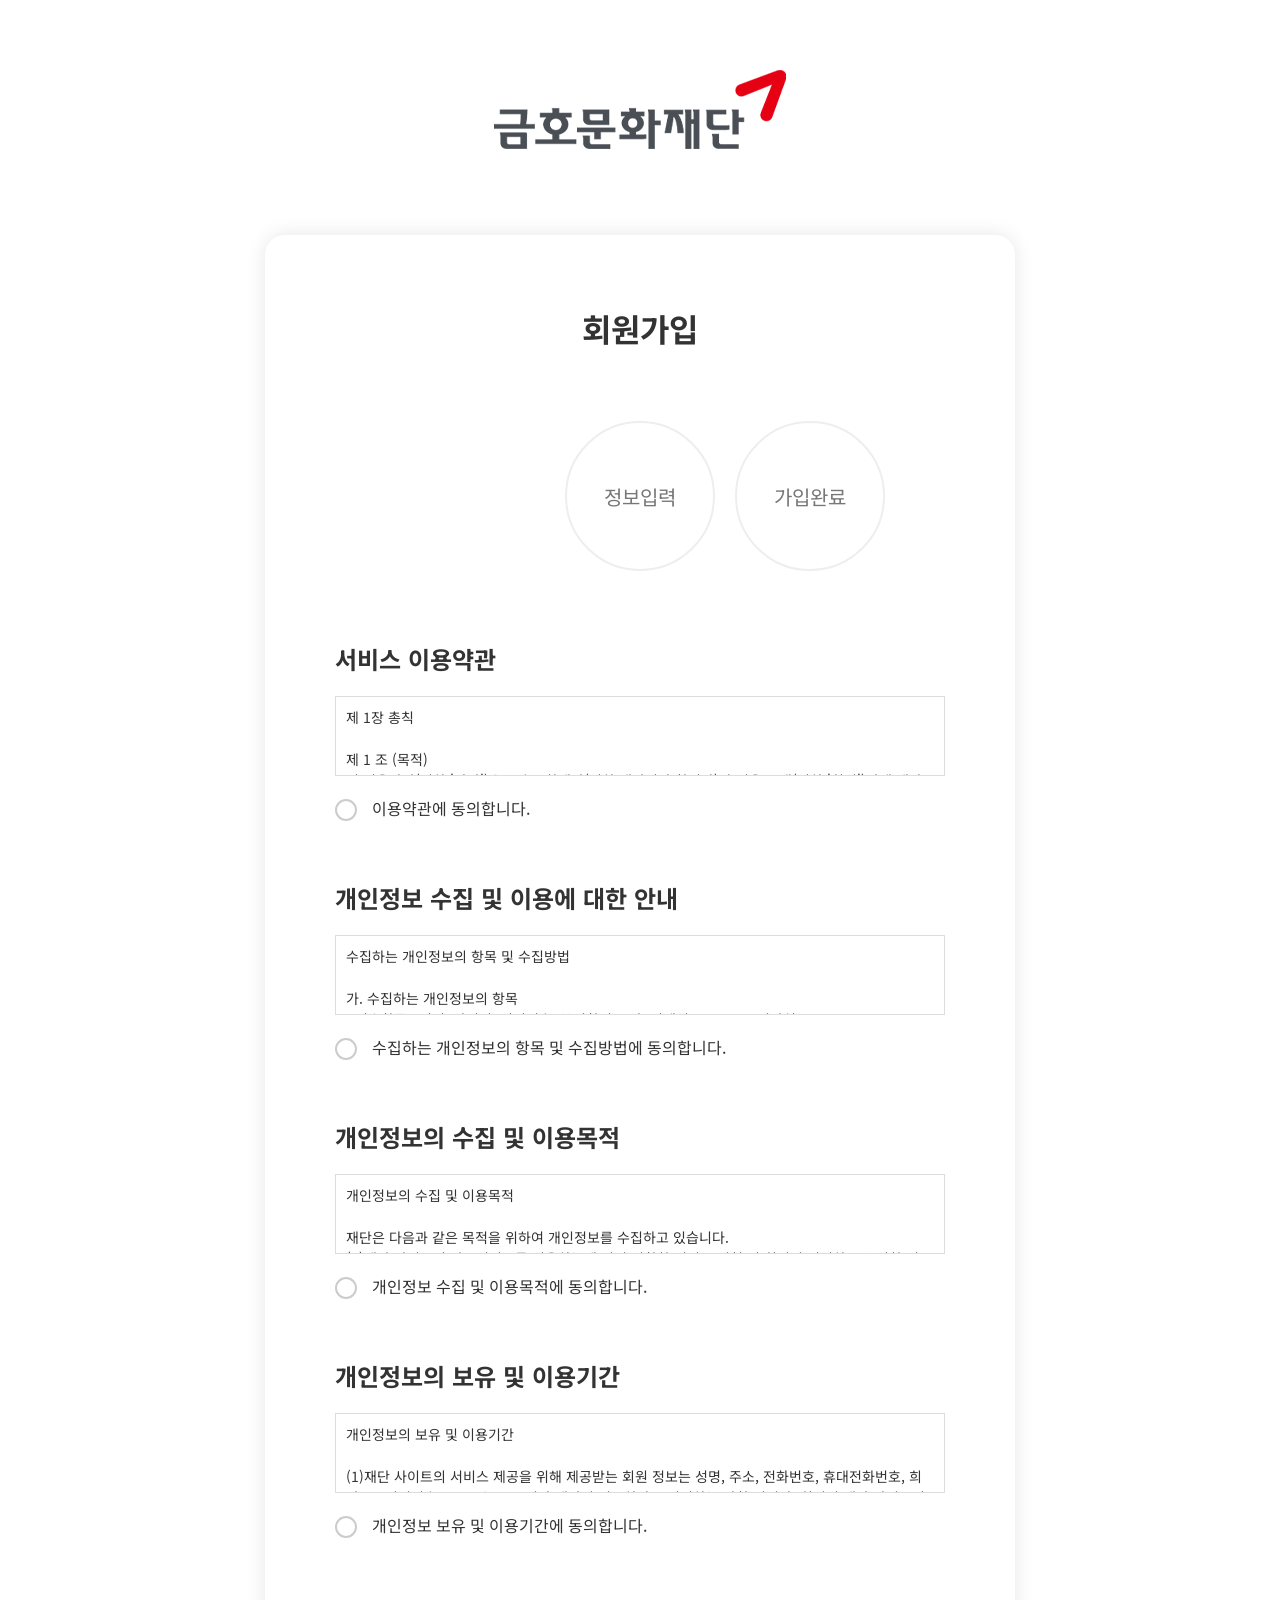
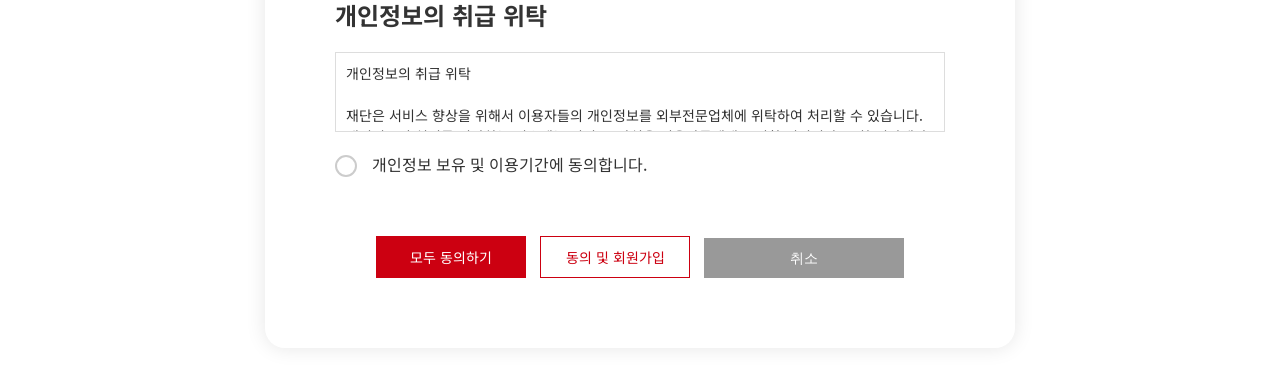
<file: member/member_check.html>
<?
	session_start();
    @extract($_POST);
    @extract($_GET);
    @extract($_SESSION);
?>
<!DOCTYPE html>
<html lang="ko">
<head>
    <meta charset="UTF-8">
    <title>회원가입-이용약관</title>
 
  
    <link rel="stylesheet" href="../common/css/common.css">
    <link rel="stylesheet" href="./css/member_common.css">
    <link rel="stylesheet" href="./css/member_check.css">
    
    <script src="./js/jquery-1.12.4.min.js"></script>
    <script src="./js/jquery-migrate-1.4.1.min.js"></script>
    <script src="./js/member_check.js"></script>
</head>
<body>
    <header>
        <h1><a class="logo" href="../index.html">금호문화재단 로고</a> </h1>
    </header>

<article id="content">
    <h2>회원가입</h2>
        <ul class="joinStep">
            <li class="active">약관동의</li>
            <li>정보입력</li>
            <li>가입완료</li>
        </ul>
    <div class="check_wrap">
        <form name="fmember" class="join">
<!--          s.서비스 이용약관             -->
            <h3>서비스 이용약관</h3>
            <div class="policy">
                제 1장 총칙<br><br>

                제 1 조 (목적)<br>

                이 이용약관(이하 '약관')은 금호문화재단(이하 재단이라 합니다)과 이용 고객(이하 '회원')간에 재단이 제공하는 금호문화재단 웹사이트 (이하 서비스)의 가입조건 및 이용에 관한 제반 사항과 기타 필요한 사항을 구체적으로 규정함을 목적으로 합니다. <br>

                제 2 조 (이용약관의 효력 및 변경)<br>

                1. 이 약관은 재단 웹사이트(kumhoarts.com 이하 '웹사이트')에서 온라인으로 공시함으로써 효력을 발생하며, 합리적인 사유가 발생할 경우 관련법령에 위배되지 않는 범위 안에서 개정될 수 있습니다. 개정된 약관은 온라인에서 공지함으로써 효력을 발휘하며, 이용자의 권리 또는 의무 등 중요한 규정의 개정은 사전에 공지합니다.<br>
                2. 재단은 합리적인 사유가 발생될 경우에는 이 약관을 변경할 수 있으며, 약관을 변경할 경우에는 지체 없이 이를 사전에 공시합니다.<br>
                3. 이 약관에 동의하는 것은 정기적으로 웹을 방문하여 약관의 변경사항을 확인하는 것에 동의함을 의미합니다. 변경된 약관에 대한 정보를 알지 못해 발생하는 이용자의 피해는 재단에서 책임지지 않습니다.<br>
                4. 회원은 변경된 약관에 동의하지 않을 경우 회원 탈퇴(해지)를 요청할 수 있으며, 변경된 약관의 효력 발생일로부터 7일 이후에도 거부의사를 표시하지 아니하고 서비스를 계속 사용할 경우 약관의 변경 사항에 동의한 것으로 간주됩니다.<br>

                제 3 조 (약관외 준칙)<br>

                1. 이 약관은 재단이 제공하는 개별서비스에 관한 이용안내(이하 서비스별 안내라 합니다)와 함께 적용합니다.<br>
                2. 이 약관에 명시되지 아니한 사항에 대해서는 관계법령 및 서비스별 안내의 취지에 따라 적용할 수 있습니다.<br>

                제 4 조 (용어의 정의)<br>

                1. 이 약관에서 사용하는 용어의 정의는 다음과 같습니다. <br>
                (1) '이용고객'이라 함은 회원제서비스를 이용하는 이용자를 말합니다.<br>
                (2) '이용계약'이라 함은 서비스 이용과 관련하여 재단와 이용고객 간에 체결 하는 계약을 말합니다.<br>
                (3) '이용자번호(ID)'라 함은 이용고객의 식별과 이용고객의 서비스 이용을 위하여 이용고객이 선정하고 재단이 부여하는 문자와 숫자의 조합을 말합니다.<br>
                (4) '비밀번호'라 함은 이용고객이 부여 받은 이용자번호와 일치된 이용고객 임을 확인하고 이용고객의 권익보호를 위하여 이용고객이 선정한 문자와 숫자의 조합을 말합니다.<br>
                (5) '단말기'라 함은 재단이 제공하는 서비스를 이용하기 위해 이용고객이 설치한 개인용 컴퓨터 및 모뎀 등을 말합니다.<br>
                (6) '해지'라 함은 재단 또는 회원이 이용계약을 해약하는 것을 말합니다.<br>

                2. 이 약관에서 사용하는 용어의 정의는 제1항에서 정하는 것을 제외하고는 관계법령 및 서비스별 안내에서 정하는 바에 의합니다.<br><br>

                제 2 장 이용계약 체결<br><br>

                제 5 조 (이용 계약의 성립)<br>

                1. 이용계약은 이용고객의 본 이용약관 내용에 대한 동의와 이용신청에 대하여 재단의 이용승낙으로 성립합니다.<br>
                2. 본 이용약관에 대한 동의는 이용신청 당시 해당 웹사이트의 '동의함' 버튼을 누름으로써 의사표시를 합니다.<br>

                제 6 조 (서비스 이용 신청)<br>

                1. 회원으로 가입하여 본 서비스를 이용하고자 하는 이용고객은 재단에서 요청하는 제반정보(이름, 연락처 등)를 제공하여야 합니다.<br>
                2. 회원가입은 반드시 실명으로만 가입할 수 있으며 재단은 실명확인조치를 할 수 있습니다.<br>
                3. 타인의 명의(이름)를 도용하여 이용신청을 한 회원의 모든 ID는 삭제되며, 관계법령에 따라 처벌을 받을 수 있습니다.<br>
                4. 재단은 본 서비스를 이용하는 회원에 대하여 등급별로 구분하여 이용시간, 이용회수, 서비스 메뉴 등을 세분하여 이용에 차등을 둘 수 있습니다.<br>

                제 7 조 (개인정보의 보호 및 사용)<br>

                재단은 관계법령이 정하는 바에 따라 이용자 등록정보를 포함한 이용자의 개인정보를 보호하기 위해 노력합니다. 이용자 개인정보의 보호 및 사용에 대해서는 관련법령 및 재단의 개인정보 보호정책이 적용됩니다. 단, 재단의 공식사이트이외의 웹에서 링크된 사이트에서는 재단의 개인정보 보호정책이 적용되지 않습니다. 또한 재단은 이용자의 귀책사유로 인해 노출된 정보에 대해서 일체의 책임을 지지 않습니다. <br>

                제 8 조 (이용 신청의 승낙과 제한)<br>

                1. 재단은 제 6조의 규정에 의한 이용신청고객에 대하여 업무 수행상 또는 기술상 지장이 없는 경우에 원칙적으로 접수순서에 따라 서비스 이용을 승낙합니다.<br>
                2. 재단은 아래사항에 해당하는 경우에 대해서 승낙하지 아니 합니다. <br>
                (1) 실명이 아니거나 타인의 명의를 이용하여 신청한 경우<br>
                (2) 이용계약 신청서의 내용을 허위로 기재한 경우<br>
                (3) 사회의 안녕과 질서, 미풍양속을 저해할 목적으로 신청한 경우<br>
                (4) 부정한 용도로 본 서비스를 이용하고자 하는 경우<br>
                (5) 영리를 추구할 목적으로 본 서비스를 이용하고자 하는 경우<br>
                (6) 기타 규정한 제반사항을 위반하며 신청하는 경우<br>
                (7) 본 서비스와 경쟁관계에 있는 이용자가 신청하는 경우<br>
                (8) 기타 규정한 제반사항을 위반하며 신청하는 경우<br>

                3. 재단은 서비스 이용신청이 다음 각 호에 해당하는 경우에는 그 신청에 대하여 승낙 제한사유가 해소될 때까지 승낙을 유보할 수 있습니다. <br>
                (1) 재단이 설비의 여유가 없는 경우<br>
                (2) 재단의 기술상 지장이 있는 경우<br>
                (3) 기타 재단의 귀책사유로 이용승낙이 곤란한 경우<br>

                4. 재단은 이용신청고객이 관계법령에서 규정하는 미성년자일 경우에 서비스별 안내에서 정하는 바에 따라 승낙을 보류할 수 있습니다.<br>

                제 9 조 (이용자ID 부여 및 변경 등)<br>

                1. 재단은 이용고객에 대하여 약관에 정하는 바에 따라 이용자 ID를 부여합니다.<br>
                2. 이용자ID는 원칙적으로 변경이 불가하며 부득이한 사유로 인하여 변경 하고자 하는 경우에는 해당 ID를 해지하고 재가입해야 합니다.<br>
                3. 이용자ID는 다음 각 호에 해당하는 경우에는 이용고객 또는 재단의 요청으로 변경할 수 있습니다. <br>
                (1) 이용자ID가 이용자의 전화번호 등으로 등록되어 사생활침해가 우려되는 경우<br>
                (2) 타인에게 혐오감을 주거나 미풍양속에 어긋나는 경우<br>
                (3) 기타 합리적인 사유가 있는 경우<br>

                4. 서비스 이용자ID 및 비밀번호의 관리책임은 이용자에게 있습니다. 이를 소홀이 관리하여 발생하는 서비스 이용상의 손해 또는 제3자에 의한 부정이용 등에 대한 책임은 이용자에게 있으며 재단은 그에 대한 책임을 일절 지지 않습니다.<br>
                5. 기타 이용자 개인정보 관리 및 변경 등에 관한 사항은 서비스별 안내에 정하는 바에 의합니다.<br><br>

                제 3 장 계약 당사자의 의무<br><br>

                제 10 조 (재단의 의무)<br>

                1. 재단은 이용고객이 희망한 서비스 제공 개시일에 특별한 사정이 없는 한 서비스를 이용할 수 있도록 하여야 합니다.<br>
                2. 재단은 계속적이고 안정적인 서비스의 제공을 위하여 설비에 장애가 생기거나 멸실된 때에는 부득이한 사유가 없는 한 지체없이 이를 수리 또는 복구합니다.<br>
                3. 재단은 개인정보 보호를 위해 보안시스템을 구축하며 개인정보 보호정책을 공시하고 준수합니다.<br>
                4. 재단은 이용고객으로부터 제기되는 의견이나 불만이 정당하다고 객관적으로 인정될 경우에는 적절한 절차를 거쳐 즉시 처리하여야 합니다. 다만, 즉시 처리가 곤란한 경우는 이용자에게 그 사유와 처리일정을 통보하여야 합니다.<br>

                제 11 조 (이용자의 의무)<br>

                1. 이용자는 회원가입 신청 또는 회원정보 변경 시 실명으로 모든 사항을 사실에 근거하여 작성하여야 하며, 허위 또는 타인의 정보를 등록할 경우 일체의 권리를 주장할 수 없습니다.<br>
                2. 회원은 본 약관에서 규정하는 사항과 기타 재단이 정한 제반 규정, 공지사항 등 재단이 공지하는 사항 및 관계법령을 준수하여야 하며, 기타 재단의 업무에 방해가 되는 행위, 재단의 명예를 손상시키는 행위를 해서는 안됩니다. <br>
                3. 회원은 주소, 연락처, 전자우편 주소 등 이용계약사항이 변경된 경우에 해당 절차를 거쳐 이를 재단에 즉시 알려야 합니다.<br>
                4. 재단이 관계법령 및 '개인정보 보호정책'에 의거하여 그 책임을 지는 경우를 제외하고 회원에게 부여된 ID의 비밀번호 관리소홀, 부정사용에 의하여 발생하는 모든 결과에 대한 책임은 회원에게 있습니다.<br>
                5. 회원은 재단의 사전 승낙 없이 서비스를 이용하여 영업활동을 할 수 없으며, 그 영업활동의 결과에 대해 재단은 책임을 지지 않습니다. 또한 회원은 이와 같은 영업활동으로 재단이 손해를 입은 경우, 회원은 재단에 대해 손해배상의무를 지며, 재단은 해당 회원에 대해 서비스 이용제한 및 적법한 절차를 거쳐 손해배상 등을 청구할 수 있습니다. <br>
                6. 회원은 재단의 명시적 동의가 없는 한 서비스의 이용권한, 기타 이용계약상의 지위를 타인에게 양도, 증여할 수 없으며 이를 담보로 제공할 수 없습니다.<br>
                7. 회원은 재단 및 제 3자의 지적 재산권을 침해해서는 안됩니다.<br>
                8. 회원은 다음 각 호에 해당하는 행위를 하여서는 안되며, 해당 행위를 하는 경우에 재단은 회원의 서비스 이용제한 및 적법 조치를 포함한 제재를 가할 수 있습니다. <br>
                (1) 회원가입 신청 또는 회원정보 변경 시 허위내용을 등록하는 행위<br>
                (2) 다른 이용자의 ID, 비밀번호를 도용하는 행위<br>
                (3) 이용자 ID를 타인과 거래하는 행위<br>
                (4) 재단의 운영진, 직원 또는 관계자를 사칭하는 행위<br>
                (5) 재단로부터 특별한 권리를 부여받지 않고 재단의 클라이언트 프로그램을 변경하거나, 재단의 서버를 해킹하거나, 웹사이트 또는 게시된 정보의 일부분 또는 전체를 임의로 변경하는 행위<br>
                (6) 서비스에 위해를 가하거나 고의로 방해하는 행위<br>
                (7) 본 서비스를 통해 얻은 정보를 재단의 사전 승낙 없이 서비스 이용 외의 목적으로 복제하거나, 이를 출판 및 방송 등에 사용하거나, 제 3자에게 제공하는 행위<br>
                (8) 공공질서 및 미풍양속에 위반되는 저속, 음란한 내용의 정보, 문장, 도형, 음향, 동영상을 전송, 게시, 전자우편 또는 기타의 방법으로 타인에게 유포하는 행위<br>
                (9) 모욕적이거나 개인신상에 대한 내용이어서 타인의 명예나 프라이버시를 침해할 수 있는 내용을 전송, 게시, 전자우편 또는 기타의 방법으로 타인에게 유포하는 행위<br>
                (10) 다른 이용자를 희롱 또는 위협하거나, 특정 이용자에게 지속적으로 고통 또는 불편을 주는 행위<br>
                (11) 재단의 승인을 받지 않고 다른 사용자의 개인정보를 수집 또는 저장하는 행위<br>
                (12) 범죄와 결부된다고 객관적으로 판단되는 행위<br>
                (13) 본 약관을 포함하여 기타 재단이 정한 제반 규정 또는 이용 조건을 위반하는 행위<br>
                (14) 기타 관계법령에 위배되는 행위<br><br>

                4 장 서비스의 이용<br><br>

                제 12 조 (서비스 이용 시간)<br>

                1. 서비스 이용은 재단의 업무상 또는 기술상 특별한 지장이 없는 한 연중무휴, 1일 24시간 운영을 원칙으로 합니다. 단, 재단은 시스템 정기점검, 증설 및 교체를 위해 재단이 정한 날이나 시간에 서비스를 일시중단할 수 있으며, 예정되어 있는 작업으로 인한 서비스 일시중단은 웹사이트를 통해 사전에 공지합니다.<br>
                2. 재단은 긴급한 시스템 점검, 증설 및 교체 등 부득이한 사유로 인하여 예고없이 일시적으로 서비스를 중단할 수 있으며, 새로운 서비스로의 교체 등 재단이 적절하다고 판단하는 사유에 의하여 현재 제공되는 서비스를 완전히 중단할 수 있습니다.<br>
                3. 재단은 국가비상사태, 정전, 서비스 설비의 장애 또는 서비스 이용의 폭주 등으로 정상적인 서비스 제공이 불가능할 경우, 서비스의 전부 또는 일부를 제한하거나 중지할 수 있습니다. 다만 이 경우 그 사유 및 기간 등을 회원에게 사전 또는 사후에 공지합니다.<br>
                4. 재단은 재단이 통제할 수 없는 사유로 인한 서비스중단의 경우(시스템관리자의 고의,과실없는 디스크장애, 시스템다운 등)에 사전통지가 불가능하며 타인(PC통신재단, 기간통신사업자 등)의 고의,과실로 인한 시스템중단 등의 경우에는 통지하지 않습니다.<br>
                5. 재단은 서비스를 특정범위로 분할하여 각 범위별로 이용가능시간을 별도로 지정할 수 있습니다. 다만 이 경우 그 내용을 공지합니다. <br>

                제 13 조 (이용자ID 관리)<br>

                1. 이용자ID와 비밀번호에 관한 모든 관리책임은 회원에게 있습니다.<br>
                2. 재단은 이용자 ID에 의하여 제반 이용자 관리업무를 수행 하므로 회원이 이용자 ID를 변경하고자 하는 경우 재단이 인정할 만한 사유가 없는 한 이용자 ID의 변경을 제한할 수 있습니다.<br>
                3. 이용고객이 등록한 이용자 ID 및 비밀번호에 의하여 발생되는 사용상의 과실 또는 제 3자에 의한 부정사용 등에 대한 모든 책임은 해당 이용고객에게 있습니다.<br>

                제 14 조 (게시물의 관리)<br>

                재단은 다음 각 호에 해당하는 게시물이나 자료를 사전통지 없이 삭제하거나 이동 또는 등록 거부를 할 수 있습니다.<br>
                1. 다른 회원 또는 제 3자에게 심한 모욕을 주거나 명예를 손상시키는 내용인 경우<br>
                2. 공공질서 및 미풍양속에 위반되는 내용을 유포하거나 링크시키는 경우<br>
                3. 불법복제 또는 해킹을 조장하는 내용인 경우<br>
                4. 영리를 목적으로 하는 광고일 경우<br>
                5. 범죄와 결부된다고 객관적으로 인정되는 내용일 경우<br>
                6. 다른 이용자 또는 제 3자의 저작권 등 기타 권리를 침해하는 내용인 경우<br>
                7. 재단에서 규정한 게시물 원칙에 어긋나거나, 게시판 성격에 부합하지 않는 경우<br>
                8. 기타 관계법령에 위배된다고 판단되는 경우<br>

                제 15 조 (게시물에 대한 저작권)<br>

                1. 회원이 서비스 화면 내에 게시한 게시물의 저작권은 게시한 회원에게 귀속됩니다. 또한 재단은 게시자의 동의 없이 게시물을 상업적으로 이용할 수 없습니다. 다만 비영리 목적인 경우는 그러하지 아니하며, 또한 서비스내의 게재권을 갖습니다.<br>
                2. 회원은 서비스를 이용하여 취득한 정보를 임의 가공, 판매하는 행위 등 서비스에 게재된 자료를 상업적으로 사용할 수 없습니다.<br>
                3. 재단은 회원이 게시하거나 등록하는 서비스 내의 내용물, 게시 내용에 대해 제 14조 각 호에 해당된다고 판단되는 경우 사전통지 없이 삭제하거나 이동 또는 등록 거부할 수 있습니다.<br>

                제 16 조 (정보의 제공)<br>

                1. 재단은 회원에게 서비스 이용에 필요가 있다고 인정되는 각종 정보에 대해서 전자우편이나 서신우편 등의 방법으로 회원에게 제공할 수 있습니다.<br>
                2. 재단은 서비스 개선 및 회원 대상의 서비스 소개 등의 목적으로 회원의 동의 하에 추가적인 개인 정보를 요구할 수 있습니다.<br>

                제 17 조 (광고게재 및 광고주와의 거래)<br>

                1. 재단이 회원에게 서비스를 제공할 수 있는 서비스 투자기반의 일부는 광고게재를 통한 수익으로부터 나옵니다. 회원은 서비스 이용시 노출되는 광고게재에 대해 동의합니다.<br>
                2. 재단은 서비스상에 게재되어 있거나 본 서비스를 통한 광고주의 판촉활동에 회원이 참여하거나 교신 또는 거래를 함으로써 발생하는 손실과 손해에 대해 책임을 지지 않습니다.<br><br>

                제 5 장 계약 해지 및 이용 제한<br><br>

                제 18 조 (계약 변경 및 해지)<br>

                회원이 이용계약을 해지하고자 하는 때에는 회원 본인이 메디코아 고객센터로 유선연락을 하여야 합니다 (02-2056-2600) <br>

                제 19 조 (서비스 이용제한)<br>

                1. 재단은 회원이 서비스 이용내용에 있어서 본 약관 제 11조 내용을 위반하거나, 다음 각 호에 해당하는 경우 서비스 이용을 제한할 수 있습니다. <br>
                (1) 미풍양속을 저해하는 비속한 ID 및 별명 사용<br>
                (2) 타 이용자에게 심한 모욕을 주거나, 서비스 이용을 방해한 경우<br>
                (3) 기타 정상적인 서비스 운영에 방해가 될 경우<br>
                (4) 정보통신 윤리위원회 등 관련 공공기관의 시정 요구가 있는 경우<br>
                (5) 3개월 이상 서비스를 이용한 적이 없는 경우<br>
                (6) 불법 홈페이지인 경우 <br>
                ① 상용소프트웨어나 크랙파일을 올린 경우 <br>
                ② 정보통신윤리 위원회의 심의 세칙 제 7조에 어긋나는 음란물을 게재한 경우 <br>
                ③ 반국가적 행위의 수행을 목적으로 하는 내용을 포함한 경우 <br>
                ④ 저작권이 있는 글을 무단 복제하거나 mp3를 홈계정에 올린 경우<br>

                2. 상기 이용제한 규정에 따라 서비스를 이용하는 회원에게 서비스 이용에 대하여 별도 공지 없이 서비스 이용의 일시정지, 초기화, 이용계약 해지 등을 불량이용자 처리규정에 따라 취할 수 있습니다.<br><br>

                제 6 장 손해배상 및 기타사항<br><br>

                제 20 조 (손해배상)<br>

                재단은 서비스에서 무료로 제공하는 서비스의 이용과 관련하여 개인정보보호정책에서 정하는 내용에 해당하지 않는 사항에 대하여는 어떠한 손해도 책임을 지지 않습니다.<br>

                제 21 조 (면책조항)<br>

                1. 재단은 천재지변, 전쟁 및 기타 이에 준하는 불가항력으로 인하여 서비스를 제공할 수 없는 경우에는 서비스 제공에 대한 책임이 면제됩니다.<br>
                2. 재단은 기간통신 사업자가 전기통신 서비스를 중지하거나 정상적으로 제공하지 아니하여 손해가 발생한 경우 책임이 면제됩니다.<br>
                3. 재단은 서비스용 설비의 보수, 교체, 정기점검, 공사 등 부득이한 사유로 발생한 손해에 대한 책임이 면제됩니다.<br>
                4. 재단은 회원의 귀책사유로 인한 서비스 이용의 장애 또는 손해에 대하여 책임을 지지 않습니다.<br>
                5. 재단은 이용자의 컴퓨터 오류에 의해 손해가 발생한 경우, 또는 회원이 신상정보 및 전자우편 주소를 부실하게 기재하여 손해가 발생한 경우 책임을 지지 않습니다.<br>
                6. 재단은 회원이 서비스를 이용하여 기대하는 수익을 얻지 못하거나 상실한 것에 대하여 책임을 지지 않습니다.<br>
                8. 재단은 회원이 서비스를 이용하면서 얻은 자료로 인한 손해에 대하여 책임을 지지 않습니다. 또한 재단은 회원이 서비스를 이용하며 타 회원으로 인해 입게 되는 정신적 피해에 대하여 보상할 책임을 지지 않습니다.<br>
                9. 재단은 회원이 서비스에 게재한 각종 정보, 자료, 사실의 신뢰도, 정확성 등 내용에 대하여 책임을 지지 않습니다.<br>
                10. 재단은 이용자 상호간 및 이용자와 제 3자 상호 간에 서비스를 매개로 발생한 분쟁에 대해 개입할 의무가 없으며, 이로 인한 손해를 배상할 책임도 없습니다.<br>
                11. 재단에서 회원에게 무료로 제공하는 서비스의 이용과 관련해서는 어떠한 손해도 책임을 지지 않습니다.<br>

                제 21 조 (재판권 및 준거법)<br>

                1. 이 약관에 명시되지 않은 사항은 전기통신사업법 등 관계법령과 상관습에 따릅니다.<br>
                2. 재단의 정액 서비스 회원 및 기타 유료 서비스 이용 회원의 경우 재단이 별도로 정한 약관 및 정책에 따릅니다.<br>
                3. 서비스 이용으로 발생한 분쟁에 대해 소송이 제기되는 경우 재단의 본사 소재지를 관할하는 법원을 관할 법원으로 합니다.<br>

                &lt;부칙&gt;<br>

                (시행일) 본 약관은 2017년 02월 01일부터 적용됩니다.
            </div>
            <div class="check">
                <input type="checkbox" id="check01" name="agree"> 
                <label for="check01">이용약관에 동의합니다.</label>
            </div>
<!--          e.서비스 이용약관             -->
<!--          s.개인정보 수집 및 이용에 대한 안내             -->
            <h3>개인정보 수집 및 이용에 대한 안내</h3>
            <div class="policy">
                수집하는 개인정보의 항목 및 수집방법<br><br>

                가. 수집하는 개인정보의 항목<br>

                - 필수항목 : 성명, 아이디, 비밀번호, 본인확인 문답, 이메일주소, 주소, 연락처<br>
                - 자동수집항목 : 서비스 이용기록 등<br>

                나. 개인정보 수집방법<br>

                재단은 다음과 같은 방법으로 개인정보를 수집합니다.<br>
                - 홈페이지 (회원가입, Contact Us 작성 등)<br>
                - 서면양식, 팩스, 전화, 이메일, 이벤트 응모<br>
                - 협력재단로부터의 제공<br>
                - 로그 분석 프로그램을 통한 생성정보 수집
            </div>
            <div class="check"><input type="checkbox" id="check02" name="agree">
            <label for="check02">수집하는 개인정보의 항목 및 수집방법에 동의합니다. </label></div>
<!--          e.개인정보 수집 및 이용에 대한 안내             -->
<!--          s.개인정보의 수집 및 이용목적             -->
            <h3>개인정보의 수집 및 이용목적</h3>
            <div class="policy">
                개인정보의 수집 및 이용목적<br><br>

                재단은 다음과 같은 목적을 위하여 개인정보를 수집하고 있습니다.<br>
                (1)재단 사이트의 각종서비스를 이용하는데 있어 원활한 서비스 신청 및 회원이 편리하고 유익한 정보를 제공하기 위한 최소한의 정보를 필수 사항으로 수집합니다.<br>
                (2)재단은 신제품 또는 이벤트의 정보안내 서비스와 마케팅활동 및 업무수행을 위한 텔레마케팅 서비스 또는 온라인 마케팅서비스을 위해 개인정보를 수집합니다. <br>
                (3)재단은 이용자의 기본적 인권 침해의 우려가 있는 민감한 개인정보(인종 및 민족, 사상 및 신조, 출신지 및 본적지, 정치적 성향 및 범죄기록, 건강상태 및 성생활 등)는 수집하지 않습니다 . <br>
                (4)회원이 제공하신 모든 정보는 상기 목적에 필요한 용도 이외로는 사용되지 않으며 수집 정보의 범위나 사용 목적, 용도가 변경될 시에는 반드시 회원께 사전 동의를 구할 것입니다.
            </div>
            <div class="check"><input type="checkbox" id="check03" name="agree">
            <label for="check03">개인정보 수집 및 이용목적에 동의합니다. </label></div>
<!--          e.개인정보의 수집 및 이용목적             -->
<!--          s.개인정보의 보유 및 이용기간          -->
            <h3>개인정보의 보유 및 이용기간</h3>
            <div class="policy">
                개인정보의 보유 및 이용기간<br><br>

                (1)재단 사이트의 서비스 제공을 위해 제공받는 회원 정보는 성명, 주소, 전화번호, 휴대전화번호, 희망 ID, 비밀번호, e-mail 주소, 기타 재단이 필요하다고 인정하는 사항 입니다. 회원이 재단 사이트의 회원으로서 재단에서 제공하는 서비스를 이용하는 동안 재단은 회원의 개인정보를 계속적으로 보유하며 서비스 제공 등을 위해 이용합니다. 회원의 개인정보는 회원가입을 탈퇴하거나, 회원에서 제명된 때, 개인정보의 수집목적 또는 제공받은 목적이 달성되면 파기됩니다. <br>
                (2)상기 조항에도 불구하고 완료되지 않은 업무수행을 위해서나, 관계 법령의 규정에 따라 보존할 필요성이 있을 경우에는 회원의 개인정보를 계속 관리할 수 있습니다.<br>
                이와 다른 목적으로 회원의 개인정보를 계속 보유하여야 할 필요가 있을 경우에는 회원의 동의를 받겠습니다. <br>
                (3)재단은 귀중한 회원의 개인정보를 안전하게 처리하며, 유출을 방지하기 위하여 다음과 같은 방법을 통하여 개인정보를 파기합니다. <br>
                ①종이에 출력된 개인정보는 분쇄기로 분쇄하거나 소각을 통하여 파기합니다.<br>
                ②전자적 파일 형태로 저장된 개인정보는 재생할 수 없는 기술적 방법을 사용하여 삭제합니다.<br>
                - 계약 또는 청약철회 등에 관한 기록: 5년 <br>
                - 대금결제 및 재화 등의 공급에 관한 기록: 5년 <br>
                - 소비자의 불만 또는 분쟁처리에 관한 기록: 3년 <br>
                - 방문에 관한 기록 : 3개월 <br>
                - 보유기간을 이용자에게 미리 고지하거나 개별적으로 이용자의 동의를 받은 경우: 고지하거나 개별 동의한 기간
            </div>
            <div class="check"><input type="checkbox" id="check04" name="agree">
            <label for="check04">개인정보 보유 및 이용기간에 동의합니다.</label></div>
<!--          e.개인정보의 보유 및 이용기간          -->
<!--          s.개인정보의 취급 위탁          -->
            <h3>개인정보의 취급 위탁</h3>
            <div class="policy">
                개인정보의 취급 위탁<br><br>

        재단은 서비스 향상을 위해서 이용자들의 개인정보를 외부전문업체에 위탁하여 처리할 수 있습니다. 개인정보의 처리를 위탁하는 경우에는 미리 그 사실을 이용자들에게 공지할 것입니다. 또한 위탁계약 등을 통하여 서비스제공자의 개인정보보호 관련 지시엄수, 개인정보에 관한 비밀유지, 제3자 제공의 금지 및 사고시의 책임부담 등을 명확히 규정하고 당해 계약내용을 서면 또는 전자적으로 보관하여 이용자의 권익을 보호하고 있습니다.
            </div>
            <div class="check"><input type="checkbox" id="check05" name="agree">
            <label for="check05">개인정보 보유 및 이용기간에 동의합니다.</label></div>
<!--          e.개인정보의 취급 위탁          -->
            <div class="button">
                <a class="allcheck" href="#">모두 동의하기</a>
                <a href="#" class="check_agree ok">동의 및 회원가입</a>
                <button type="button" onclick="join_cancel()" class="cancel">취소</button>
            </div>
        </form>
    </div>
<!--      //sub_cont_wrap          -->
</article>

</body>
</html>
</file>
<file: common/css/common.css>
@charset "utf-8"; 
@import url('https://fonts.googleapis.com/css2?family=Noto+Sans+KR:wght@100;400;500;700&display=swap'); 
@import url('https://fonts.googleapis.com/css2?family=Roboto:wght@100;400;500;700&display=swap'); 
/* font-family: 'Noto Sans KR', sans-serif; */
/* font-family: 'Roboto', sans-serif; */

/* CSS Reset */
html, body, div , span, applet, object, iframe,
h1, h2, h3, h4, h5, h6, p, blockquote, pre,
a, abbr, acronym, address, big, cite, code,
del, dfn, em, img, ins, kbd, q, s, samp,
small, strike, strong, sub, sup, tt, var,
b, u, i, center,
dl, dt, dd, ol, ul, li,
fieldset, form, label, legend,
table, caption, tbody, tfoot, thead, tr, th, td,
article, aside, canvas, details, embed,
figure, figcaption, footer, header, hgroup,
menu, nav, output, ruby, section, summary,
time, mark, audio, video { margin: 0; padding: 0; border: 0; font-size: 100%; } 
article, aside, details, figcaption, figure, 
footer, header, hgroup, menu, nav, section { display: block; } 
body { font-family:'Noto Sans KR', sans-serif; font-size: 16px; color: #333 } 
ol, ul { list-style: none; } 
table { border-collapse: collapse; border-spacing: 0; } 
address { font-style: normal } 
a { color: #333; text-decoration: none } 
img { border: 0; vertical-align: top } 
* { box-sizing: border-box; } 
.hidden { display: block; position: absolute; left: -1000%; width: 1px; height: 1px; overflow: hidden; color: #fff; } 

/* skipNav */
#skipNav { position: relative; width: 100%; overflow: hidden; z-index: 100; } 
#skipNav a { display: block; height: 1px; margin-bottom: -1px; font-size: 14px; color: #333; overflow: hidden; text-align: center; text-decoration: none; } 
#skipNav a:hover, #skipNav a:focus, #skipNav a:active { height: auto; padding: 10px 0; background: #f2f2f2; } 

/* 전체 wrap */
.wrap { width: 100%; overflow: hidden; } 

/* 헤더 영역 */
#headerArea { width: 100%; position: fixed; left:0; top:0; background: rgba(255,255,255,0); z-index: 100; transition: background .5s; overflow: hidden; } 
#headerArea .headerInner { width: 1200px; margin: 0 auto; } 
#headerArea h1 { float: left; } 
#headerArea h1 a { display: block; width: 150px; height: 80px; text-indent: -999px; background: url(http://oilpaintingkim.cafe24.com/common/images/logo.png) 0 40% no-repeat; overflow: hidden; } 
#gnb { float: left; width: 850px; } 
#gnb::after { content: ''; display: block; clear: both; } 
#gnb .dropdownmenu { float: left; text-align: center; width: 100%; margin-top: 30px; } 
#gnb .dropdownmenu>li.menu { position: relative; float: left; width: 16.66%; height: 30px; } 
#gnb .dropdownmenu>li .depth1 { position: relative; display: block; color: #fff; font-size: 1.3em; font-weight: 400; transition: all .5s; } 
#gnb .dropdownmenu>li .depth1::before { content: ''; display: block; position: absolute; top: 40px; left: 20px; width: 100px; height: 2px; background: #c01; transform: scaleX(0); transition: all .5s; } 
#gnb .dropdownmenu>li.menu:hover .depth1::before { transform: scaleX(1); } 
#gnb .dropdownmenu>li ul { position: absolute; top: 30px; left: 0; width: 141px; height: 220px; padding-top: 20px; } 
#gnb .dropdownmenu>li ul li a { display: block; padding: 15px 0; transition: background .5s; } 
#gnb .dropdownmenu>li ul li a:hover { background: rgba(0, 0, 0, .03); } 
#headerArea .topMenu { width: 200px; height: 20px; float: right; overflow: hidden; margin-top: 35px; } 
#headerArea .topMenu ul { float: left; } 
#headerArea .topMenu ul li { float: left; transition: all .5s; } 
#headerArea .topMenu ul li a { font-size: .8em; padding: 20px 10px; color: #fff; transition: all .5s; } 

/* 푸터 영역 */ 
#footerArea { background: #333; color: #fff; } 
#footerArea .footerInner { width: 1200px; height: 300px; margin: 0 auto; overflow: hidden; } 
#footerArea .footerInner div { margin-top: 50px; margin-right: 150px; } 
#footerArea .footerInner div:last-child { margin-right: 0; } 
#footerArea .footerInner .topMove { display: block; position: fixed; bottom: 50px; right: 50px; width: 50px; height: 50px; font-size: 2em; text-align: center; z-index: 100; transition: all .1s; } 
#footerArea .topMove i { font-size: 1.25em; color: #c01; transition: all .3s; } 
#footerArea .footerInner .topMove:hover { background: none; } 
#footerArea .footerInner .topMove:hover i { transform: rotate(-45deg); } 
#footerArea .footerLeft { float: left; font-family: 'Roboto', sans-serif; } 
#footerArea .footerLeft p { margin-top: 20px; } 
#footerArea .footerLeft p:nth-last-child(1) { margin-top: 100px; color: #999; } 
#footerArea .footerCenter { float: left; color: #999; } 
#footerArea .footerCenter address { margin-top: 20px; } 
#footerArea .footerCenter ul { margin-top: 100px; overflow: hidden; } 
#footerArea .footerCenter li { float: left; padding: 0 10px; } 
#footerArea .footerCenter li:nth-child(1) { padding-left: 0; } 
#footerArea .footerCenter li a { color: #999; } 
#footerArea .footerCenter li:hover a { font-weight: 500; color: #fff; } 
#footerArea .footerRight { position: relative; float: right; } 
#footerArea .footerRight ul { margin-top: 20px; overflow: hidden; } 
#footerArea .footerRight .social li { float: left; margin-right: 25px; } 
#footerArea .footerRight li a { color: #fff; transition: all .3s ease-out; } 
#footerArea .footerRight li a i { font-size: 2.1em; } 
#footerArea .footerRight li:hover a { color: #666; } 
#footerArea .footerRight li:last-child { margin-right: 0; } 

/* 패밀리 사이트 만들기 */
#footerArea .footerRight .family { position: relative; margin: 120px 0 0 0; text-align: center; } 
#footerArea .footerRight .family a.open { background: #ddd; display: block; height: 40px; padding: 8px; } 
#footerArea .footerRight .family ul { position: absolute; left: 0; bottom: 40px; width: 100%; background: #f0f0f0; font-size: .9rem; display: none; }
#footerArea .footerRight .family ul li { transition: all .2s; }
#footerArea .footerRight .family ul li a { display: block; height: 40px; padding: 10px; color: #666; }
#footerArea .footerRight .family ul li:hover { background: #e5e5e5; }

/* 본문 공통 */
.contentArea section { position: relative; opacity: 0; } 

/* 공통 애니메이션 */
.moveToTop { animation: moveToTop 1s forwards; } 
@keyframes moveToTop { 
 from { 
 top: 100px; 
}
 to { 
 top: 0; 
 opacity: 1; 
}
}
</file>
<file: member/css/member_common.css>
header { padding: 70px 0 50px; text-align: center; } 
header h1 a { display: inline-block; width: 300px; height: 80px; background: url(../images/form_logo.png) 50% no-repeat; text-indent: -9999%; font-size: 0; overflow: hidden; } 
#content { box-shadow: 0 0 20px rgba(0, 0, 0, .1); border-radius: 20px; width: 750px; margin: 30px auto; padding: 70px; } 
#content h2 { font-size: 2em; text-align: center; margin-bottom: 70px; } 
#content h3 { font-size: 1.5em; } 
#content .joinStep { width: 510px; margin: 70px auto; } 
#content .joinStep::after { content: ''; display: block; clear: both; } 
#content .joinStep li { float: left; width: 150px; height: 150px; margin: 0 10px; color: #777; font-size: 1.25rem; text-align: center; border-radius: 50%; border: 2px solid #eee; padding-top: 59px; } 
#content .joinStep li.active { opacity: 0; color: #c01; border: 1px solid #c01; padding-top: 60px; transform: scale(1); transition: all .5s; animation: circle 1.5s infinite; } 

@keyframes circle { 
 from { 
 transform: scale(1); 
}
 to { 
 transform: scale(1.1); 
 opacity: 1; 
}
}
</file>
<file: member/css/member_check.css>
.member_tab { padding: 30px 0; border-top: 1px solid #333; } 
.member_tab a { font-size: 24px; padding: 10px; margin: 0 10px; color: #aaa; } 
.member_tab a.on { color: #fff; border-bottom: 2px solid #333; font-weight: bold } 
.member_tab span { font-size: 24px; padding: 10px; margin: 0 10px; color: #fff; font-weight: bold } 
.join { text-align: left; position: relative; } 
.join .policy { padding: 10px; overflow-y: scroll; height: 80px; margin: 20px 0; border: 1px solid #ddd; background: #fff; font-size: 14px; line-height: 1.5em; } 
.join .check { margin: 20px 0 60px; } 
.join .button { text-align: center; margin-top: 30px } 
.button a, .button button { display: inline-block; width: 150px; line-height: 24px; padding: 8px 0; border: none; background: #c01; color: #fff; font-size: 14px; cursor: pointer; margin: 0 5px; } 
.join .allcheck { border: 1px solid #c01; } 
.join .button .ok { background: #fff; color: #c01; border: 1px solid #c01; transition: all .5s; } 
.join .button .ok:hover { background: #c01; color: #fff; } 
.join .button .cancel { display: inline-block; width: 200px; line-height: 24px; padding: 8px 0; border: none; background: #999; color: #fff; font-size: 14px; cursor: pointer } 
input[type=checkbox] + label::before { display: inline-block; width: 18px; height: 18px; background-color: transparent; border: 2px solid #ccc; border-radius: 50%; content: ''; margin: 0px 15px -6px 0px; } 
input[type=checkbox] { display: none; } 
input[type=checkbox] + label { cursor: pointer; } 
input[type=checkbox]:checked + label::before { background: #fff url(../images/checked_bg.png) center center no-repeat; border: 2px solid #c01; }
</file>
